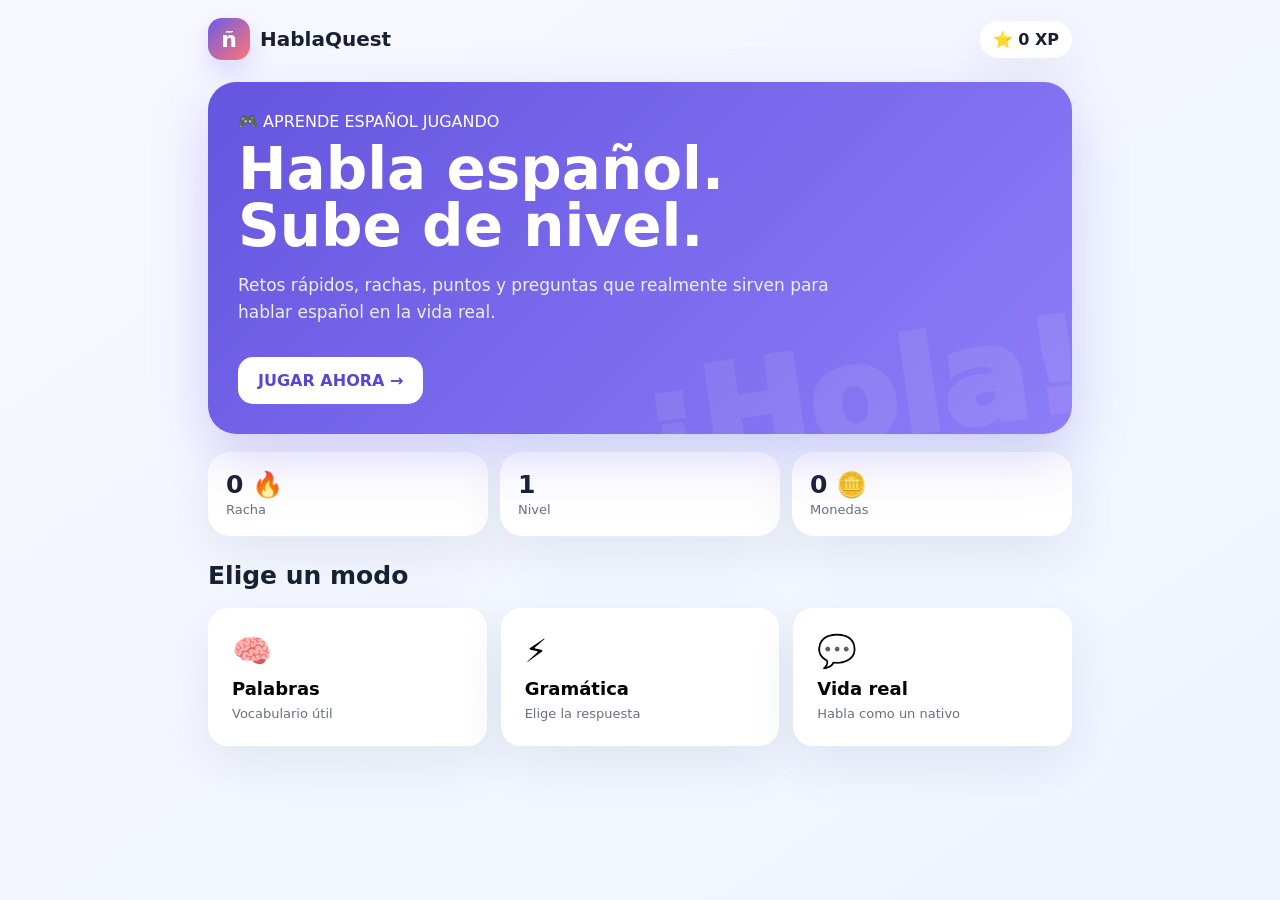
<file: spanish-game/index.html>
<!doctype html>
<html lang="es">
<head>
<meta charset="utf-8"><meta name="viewport" content="width=device-width,initial-scale=1,viewport-fit=cover">
<meta name="theme-color" content="#6c5ce7"><meta name="description" content="¡HablaQuest! Aprende español jugando.">
<title>HablaQuest — Aprende español jugando</title>
<style>
:root{--bg:#f6f7fb;--card:#fff;--ink:#182033;--muted:#687086;--primary:#6c5ce7;--primary2:#8b7cf6;--green:#16a085;--red:#e74c3c;--gold:#f4b942;--shadow:0 18px 50px #202b5515}
*{box-sizing:border-box}body{margin:0;font-family:Inter,system-ui,-apple-system,Segoe UI,sans-serif;background:linear-gradient(145deg,#f8f8ff,#eef5ff);color:var(--ink);min-height:100vh}button{font:inherit;border:0;cursor:pointer}.app{max-width:900px;margin:auto;min-height:100vh;padding:18px}.top{display:flex;align-items:center;justify-content:space-between;gap:12px;margin-bottom:22px}.logo{display:flex;align-items:center;gap:10px;font-weight:900;font-size:20px}.logoMark{width:42px;height:42px;border-radius:14px;background:linear-gradient(135deg,var(--primary),#ff7675);display:grid;place-items:center;color:white;font-size:22px;box-shadow:0 10px 25px #6c5ce733}.pill{background:#fff;padding:9px 13px;border-radius:999px;box-shadow:var(--shadow);font-weight:800}.hero{background:linear-gradient(135deg,#6555df,#8e7df8);color:#fff;border-radius:28px;padding:30px;box-shadow:0 22px 55px #6c5ce744;position:relative;overflow:hidden}.hero:after{content:'¡Hola!';position:absolute;right:-15px;bottom:-38px;font-size:130px;font-weight:1000;opacity:.08;transform:rotate(-8deg)}h1{font-size:clamp(34px,7vw,58px);line-height:.98;margin:10px 0}.hero p{max-width:600px;color:#eee;line-height:1.6;font-size:17px}.cta{margin-top:14px;background:#fff;color:#5546d6;padding:14px 20px;border-radius:15px;font-weight:900}.stats{display:grid;grid-template-columns:repeat(3,1fr);gap:12px;margin:18px 0}.stat,.card{background:var(--card);border-radius:22px;padding:18px;box-shadow:var(--shadow)}.stat b{display:block;font-size:25px}.stat span{color:var(--muted);font-size:13px}.screen{display:none}.screen.active{display:block}.game{background:#fff;border-radius:28px;padding:24px;box-shadow:var(--shadow)}.progress{height:9px;background:#eceef6;border-radius:99px;overflow:hidden;margin:10px 0 22px}.bar{height:100%;width:0;background:linear-gradient(90deg,var(--primary),#ff7675);transition:.3s}.questionMeta{display:flex;justify-content:space-between;color:var(--muted);font-weight:800;font-size:14px}.question{font-size:clamp(25px,5vw,40px);line-height:1.12;margin:18px 0}.answers{display:grid;grid-template-columns:1fr 1fr;gap:12px}.answer{padding:18px;border:2px solid #eceef5;background:#fafbff;border-radius:17px;text-align:left;font-weight:800;color:var(--ink);transition:.15s}.answer:hover{transform:translateY(-2px);border-color:#b7afff}.answer.correct{border-color:var(--green);background:#eafaf5}.answer.wrong{border-color:var(--red);background:#fff0ee}.feedback{min-height:50px;margin-top:15px;font-weight:800}.next{display:none;width:100%;padding:15px;background:var(--primary);color:white;border-radius:15px;font-weight:900}.result{text-align:center}.result .big{font-size:70px}.result h2{font-size:36px;margin:5px}.result p{color:var(--muted)}.restart{padding:15px 22px;border-radius:15px;background:var(--primary);color:#fff;font-weight:900}.modeGrid{display:grid;grid-template-columns:repeat(3,1fr);gap:14px;margin-top:18px}.mode{padding:22px;text-align:left;border-radius:20px;background:#fff;box-shadow:var(--shadow);border:2px solid transparent}.mode:hover{border-color:#c6c0ff;transform:translateY(-2px)}.mode .emoji{font-size:32px}.mode b{display:block;margin:8px 0 4px;font-size:18px}.mode span{color:var(--muted);font-size:13px}.sectionTitle{margin:25px 0 8px;font-size:25px}@media(max-width:650px){.app{padding:12px}.hero{padding:24px}.stats{grid-template-columns:1fr 1fr 1fr}.answers,.modeGrid{grid-template-columns:1fr}.answer{padding:16px}.game{padding:18px}}
</style>
</head>
<body><div class="app">
<header class="top"><div class="logo"><div class="logoMark">ñ</div>HablaQuest</div><div class="pill">⭐ <span id="xp">0</span> XP</div></header>
<section id="home" class="screen active"><div class="hero"><div>🎮 APRENDE ESPAÑOL JUGANDO</div><h1>Habla español.<br>Sube de nivel.</h1><p>Retos rápidos, rachas, puntos y preguntas que realmente sirven para hablar español en la vida real.</p><button class="cta" onclick="showModes()">JUGAR AHORA →</button></div><div class="stats"><div class="stat"><b id="streak">0 🔥</b><span>Racha</span></div><div class="stat"><b id="level">1</b><span>Nivel</span></div><div class="stat"><b id="coins">0 🪙</b><span>Monedas</span></div></div><h2 class="sectionTitle">Elige un modo</h2><div class="modeGrid"><button class="mode" onclick="startGame('vocab')"><div class="emoji">🧠</div><b>Palabras</b><span>Vocabulario útil</span></button><button class="mode" onclick="startGame('grammar')"><div class="emoji">⚡</div><b>Gramática</b><span>Elige la respuesta</span></button><button class="mode" onclick="startGame('situations')"><div class="emoji">💬</div><b>Vida real</b><span>Habla como un nativo</span></button></div></section>
<section id="modes" class="screen"><div class="card"><h2>🚀 Elige tu desafío</h2><p style="color:var(--muted)">Cada partida tiene 10 preguntas. Consigue puntos por rapidez y precisión.</p><div class="modeGrid"><button class="mode" onclick="startGame('vocab')"><div class="emoji">🧠</div><b>Palabras</b><span>Vocabulario</span></button><button class="mode" onclick="startGame('grammar')"><div class="emoji">⚡</div><b>Gramática</b><span>Gramática</span></button><button class="mode" onclick="startGame('situations')"><div class="emoji">💬</div><b>Vida real</b><span>Conversación</span></button></div></div></section>
<section id="quiz" class="screen"><div class="game"><div class="questionMeta"><span id="modeName">PALABRAS</span><span id="counter">1 / 10</span></div><div class="progress"><div class="bar" id="bar"></div></div><div class="question" id="question"></div><div class="answers" id="answers"></div><div class="feedback" id="feedback"></div><button class="next" id="next" onclick="nextQuestion()">SIGUIENTE →</button></div></section>
<section id="result" class="screen"><div class="game result"><div class="big">🏆</div><h2 id="resultTitle">¡Excelente!</h2><p id="resultText"></p><div class="stats"><div class="stat"><b id="resultScore">0</b><span>Puntos</span></div><div class="stat"><b id="resultCorrect">0/10</b><span>Aciertos</span></div><div class="stat"><b id="resultXP">+0</b><span>XP</span></div></div><button class="restart" onclick="showModes()">JUGAR OTRA VEZ</button></div></section>
</div>
<script>
const data={vocab:[['¿Qué significa “aprovechar”?',['To take advantage of','To forget','To arrive','To repeat'],0],['Elige el sinónimo de “rápido”.',['lento','veloz','caro','fácil'],1],['¿Qué es “la acera”?',['The sidewalk','The ceiling','The kitchen','The window'],0],['Completa: “Tengo ganas ___ viajar.”',['de','a','por','con'],0],['¿Qué significa “quedar con alguien”?',['To meet someone','To fight someone','To call someone','To avoid someone'],0],['El contrario de “ancho” es…',['alto','estrecho','largo','fuerte'],1],['¿Qué significa “aunque”?',['Although','Because','Therefore','Before'],0],['“Estar harto” significa…',['Estar muy cansado de algo','Estar muy feliz','Tener hambre','Tener frío'],0],['Completa: “Me he olvidado ___ las llaves.”',['de','a','en','con'],0],['¿Qué es “un atasco”?',['A traffic jam','A discount','A suitcase','A meeting'],0]],grammar:[['Si tuviera tiempo, ___ más.',['viajaría','viajo','viajé','viajaré'],0],['Cuando llegues, ___ a María.',['llama','llamarías','llamaste','llamar'],0],['No creo que Juan ___ razón.',['tenga','tiene','tener','tendría'],0],['Ayer ___ al gimnasio.',['fui','voy','iré','iba'],0],['Llevo dos años ___ español.',['estudiando','estudié','estudiar','estudiado'],0],['Si lo hubiera sabido, no ___.',['habría ido','voy','iría','fui'],0],['Es importante que ___ puntual.',['seas','eres','serás','fuiste'],0],['Cuando era niño, ___ mucho al fútbol.',['jugaba','jugué','jugaré','juego'],0],['¿___ terminado ya?',['Has','Hay','Han','Habrás'],0],['Me dijo que no ___ venir.',['podía','puede','podrá','pudo'],0]],situations:[['En un restaurante: “¿Nos puede traer la ___, por favor?”',['cuenta','puerta','maleta','cita'],0],['Alguien te dice “¡Qué aproveche!”. Tú respondes…',['¡Gracias!','¡Adiós!','¡Perdón!','¡Suerte!'],0],['Quieres pedir una dirección. ¿Qué dices?',['Perdona, ¿me puedes indicar cómo llegar?','Dame la calle.','¿Tú dónde?','Voy calle.'],0],['Un amigo llega tarde. ¿Qué expresión es natural?',['No pasa nada.','No tienes nada.','No importa nada de ti.','Nada pasa tú.'],0],['Quieres comprar algo y preguntar el precio.',['¿Cuánto cuesta?','¿Cuánto pesa?','¿Cuándo cuesta?','¿Qué cuesta tú?'],0],['Para aceptar una invitación:',['¡Claro, me apunto!','¡No me acuerdo!','¡Qué pena!','¡Qué asco!'],0],['Alguien te pregunta “¿Qué tal?”.',['Muy bien, ¿y tú?','Sí, soy.','Ayer.','Porque no.'],0],['Quieres pedir que alguien repita.',['¿Me lo puedes repetir?','¿Me lo puedes devolver?','¿Me lo puedes cerrar?','¿Me lo puedes bajar?'],0],['Para expresar sorpresa:',['¡No me digas!','¡No me pongas!','¡No me hagas!','¡No me tomes!'],0],['Para despedirte de forma informal:',['¡Nos vemos!','¡Nos sabemos!','¡Nos hablamos!','¡Nos miramos!'],0]]};
let mode='vocab',questions=[],i=0,score=0,correct=0,answered=false,totalXP=Number(localStorage.hqxp||0),coins=Number(localStorage.hqcoins||0),streak=Number(localStorage.hqstreak||0);
const $=id=>document.getElementById(id);function save(){localStorage.hqxp=totalXP;localStorage.hqcoins=coins;localStorage.hqstreak=streak;updateStats()}function updateStats(){$('xp').textContent=totalXP;$('coins').textContent=coins+' 🪙';$('streak').textContent=streak+' 🔥';$('level').textContent=Math.floor(totalXP/100)+1}function show(id){document.querySelectorAll('.screen').forEach(x=>x.classList.remove('active'));$(id).classList.add('active');window.scrollTo({top:0,behavior:'smooth'})}function showModes(){show('modes')}
function startGame(m){mode=m;questions=[...data[m]].sort(()=>Math.random()-.5);i=0;score=0;correct=0;show('quiz');render()}
function render(){answered=false;$('next').style.display='none';$('feedback').textContent='';const q=questions[i];$('modeName').textContent={vocab:'🧠 PALABRAS',grammar:'⚡ GRAMÁTICA',situations:'💬 VIDA REAL'}[mode];$('counter').textContent=(i+1)+' / '+questions.length;$('bar').style.width=(i/questions.length*100)+'%';$('question').textContent=q[0];$('answers').innerHTML='';q[1].forEach((a,n)=>{const b=document.createElement('button');b.className='answer';b.textContent=a;b.onclick=()=>answer(n,b);$('answers').appendChild(b)})}
function answer(n,btn){if(answered)return;answered=true;const q=questions[i],ok=n===q[2];document.querySelectorAll('.answer').forEach((b,k)=>{b.disabled=true;if(k===q[2])b.classList.add('correct')});if(!ok)btn.classList.add('wrong');if(ok){correct++;score+=100;coins+=10;$('feedback').textContent='✅ ¡Correcto! +100 puntos'}else{$('feedback').textContent='❌ Casi. La respuesta correcta es: '+q[1][q[2]]} $('next').style.display='block'}
function nextQuestion(){i++;if(i<questions.length)render();else finish()}
function finish(){const earned=correct*10;totalXP+=earned;streak++;save();$('bar').style.width='100%';$('resultTitle').textContent=correct>=8?'🔥 ¡Nivel superado!':correct>=5?'💪 ¡Buen trabajo!':'🌱 ¡Sigue practicando!';$('resultText').textContent='Has conseguido '+score+' puntos y '+earned+' XP. ¡Cada partida te acerca a hablar mejor español!';$('resultScore').textContent=score;$('resultCorrect').textContent=correct+'/10';$('resultXP').textContent='+'+earned;show('result')}
updateStats();
</script></body></html>
</file>
